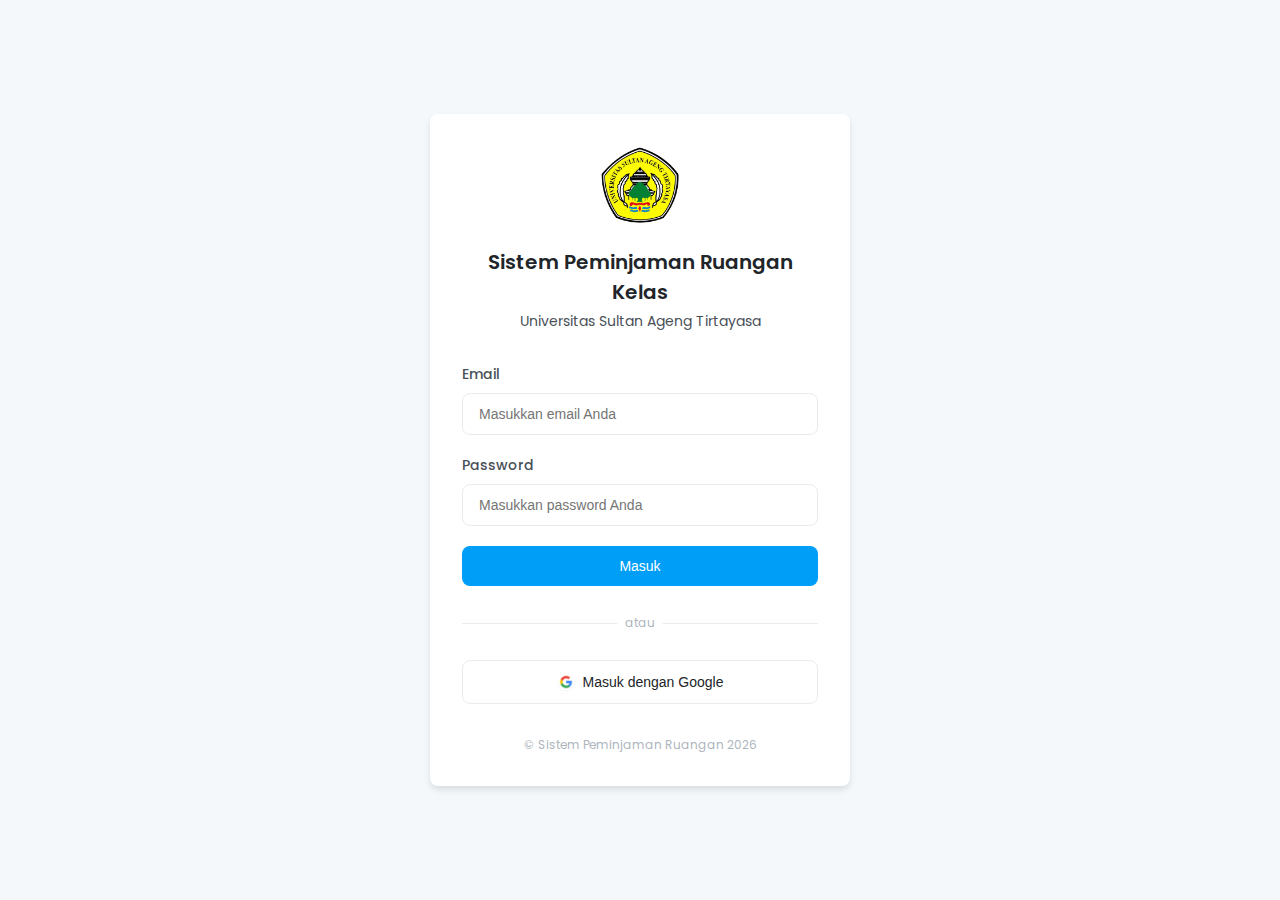
<file: index.html>
<!DOCTYPE html>
<html lang="en">
<head>
  <meta charset="UTF-8">
  <meta http-equiv="X-UA-Compatible" content="IE=edge">
  <meta name="viewport" content="width=device-width, initial-scale=1.0">
  <link href="https://fonts.googleapis.com/css2?family=Poppins:wght@300;400;500;600&display=swap" rel="stylesheet">
  <link rel="stylesheet" href="./style.css">
  <link rel="icon" href="./assets/logo.png" type="image/png">
  <title>Login | Sistem Peminjaman Ruangan</title>
</head>
<body>
  <main class="login-page">
    <div class="login-card">
      <div class="login-header">
        <img src="./assets/logo.png" alt="Logo Universitas" class="login-logo">
        <div class="login-title">
          <h1>Sistem Peminjaman Ruangan Kelas</h1>
          <h2>Universitas Sultan Ageng Tirtayasa</h2>
        </div>
      </div>

      <form action="pages/home.html" method="post" class="login-form">
        <div class="form-group">
          <label for="email">Email</label>
          <input 
            type="email" 
            id="email" 
            name="email"
            placeholder="Masukkan email Anda"
            required
          >
        </div>

        <div class="form-group">
          <label for="password">Password</label>
          <input 
            type="password" 
            id="password" 
            name="password"
            placeholder="Masukkan password Anda"
            required
          >
        </div>

        <button type="submit" class="btn btn-login">Masuk</button>

        <div class="login-divider">
          <span>atau</span>
        </div>

        <button type="button" class="btn btn-google">
          <img src="./assets/google.png" alt="Google Logo" class="google-icon">
          Masuk dengan Google
        </button>
      </form>

      <div class="login-footer">
        &copy; Sistem Peminjaman Ruangan <span id="current-year"></span>
      </div>
    </div>
  </main>

  <script>
    document.getElementById('current-year').textContent = new Date().getFullYear();
  </script>
</body>
</html>
</file>
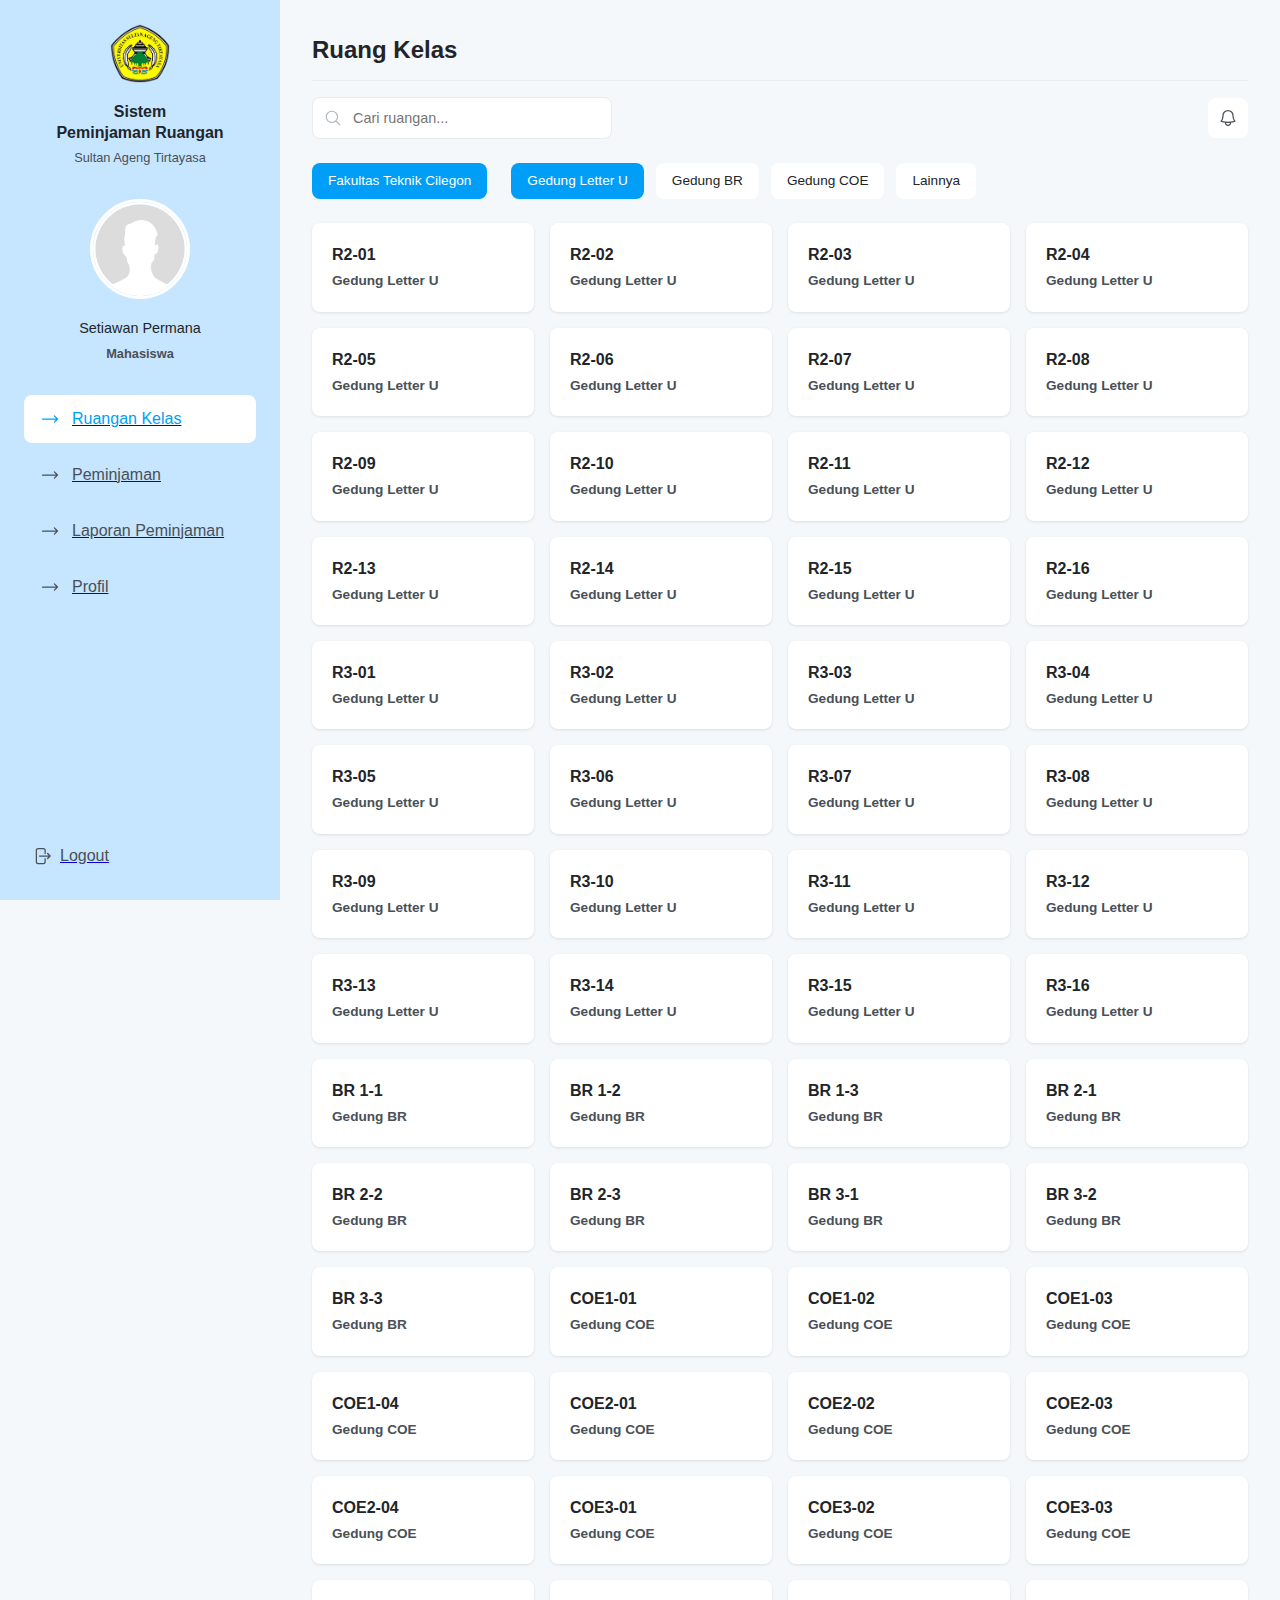
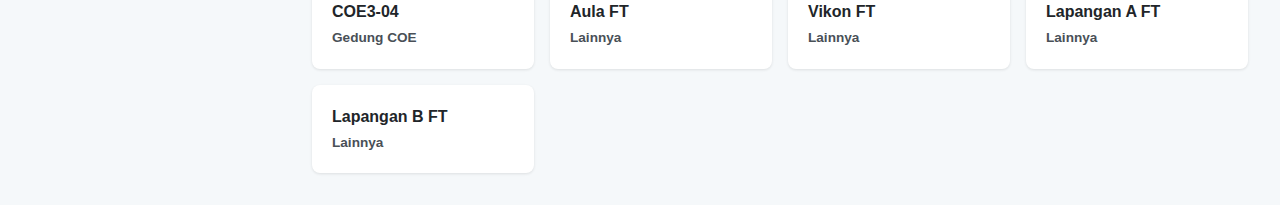
<file: pages/home.html>
<!DOCTYPE html>
<html lang="en">
<head>
  <meta charset="UTF-8" />
  <meta http-equiv="X-UA-Compatible" content="IE=edge" />
  <meta name="viewport" content="width=device-width, initial-scale=1.0" />
  <link rel="preconnect" href="https://fonts.googleapis.com" />
  <link rel="preconnect" href="https://fonts.gstatic.com" crossorigin />
  <link rel="stylesheet" href="../style.css" />
  <link rel="icon" href="../assets/logo.png" type="image/png" />
  <title>Ruangan Kelas</title>
</head>
<body>
  <div class="container">
    <!-- Sidebar Menu -->
    <aside>
      <div class="name">
        <img src="../assets/logo.png" alt="logo" class="logo" />
        <h2 class="brand">
          Sistem <br />
          Peminjaman Ruangan
        </h2>
        <h3 class="sub-brand">Sultan Ageng Tirtayasa</h3>
      </div>
      
      <div class="profile">
        <img src="../assets/profile.png" alt="profile" class="profile-img" />
        <h2 class="profile-name">Setiawan Permana</h2>
        <h3 class="profile-status">Mahasiswa</h3>
      </div>
      
      <!-- Navigation Menu -->
      <ul class="list">
        <li>
          <a href="./home.html">
            <div class="menu-item active">
              <svg xmlns="http://www.w3.org/2000/svg" fill="none" viewBox="0 0 24 24" stroke-width="1.5" stroke="currentColor" class="svg-arrow">
                <path stroke-linecap="round" stroke-linejoin="round" d="M17.25 8.25L21 12m0 0l-3.75 3.75M21 12H3" />
              </svg>
              Ruangan Kelas
            </div>
          </a>
        </li>
        <li>
          <a href="./peminjaman.html">
            <div class="menu-item">
              <svg xmlns="http://www.w3.org/2000/svg" fill="none" viewBox="0 0 24 24" stroke-width="1.5" stroke="currentColor" class="svg-arrow">
                <path stroke-linecap="round" stroke-linejoin="round" d="M17.25 8.25L21 12m0 0l-3.75 3.75M21 12H3" />
              </svg>
              Peminjaman
            </div>
          </a>
        </li>
        <li>
          <a href="./laporan.html">
            <div class="menu-item">
              <svg xmlns="http://www.w3.org/2000/svg" fill="none" viewBox="0 0 24 24" stroke-width="1.5" stroke="currentColor" class="svg-arrow">
                <path stroke-linecap="round" stroke-linejoin="round" d="M17.25 8.25L21 12m0 0l-3.75 3.75M21 12H3" />
              </svg>
              Laporan Peminjaman
            </div>
          </a>
        </li>
        <li>
          <a href="./profil.html">
            <div class="menu-item">
              <svg xmlns="http://www.w3.org/2000/svg" fill="none" viewBox="0 0 24 24" stroke-width="1.5" stroke="currentColor" class="svg-arrow">
                <path stroke-linecap="round" stroke-linejoin="round" d="M17.25 8.25L21 12m0 0l-3.75 3.75M21 12H3" />
              </svg>
              Profil
            </div>
          </a>
        </li>
      </ul>
      
      <a href="../index.html">
        <div class="logout">
          <svg xmlns="http://www.w3.org/2000/svg" fill="none" viewBox="0 0 24 24" stroke-width="1.5" stroke="currentColor" class="svg-logout">
            <path stroke-linecap="round" stroke-linejoin="round" d="M15.75 9V5.25A2.25 2.25 0 0013.5 3h-6a2.25 2.25 0 00-2.25 2.25v13.5A2.25 2.25 0 007.5 21h6a2.25 2.25 0 002.25-2.25V15m3 0l3-3m0 0l-3-3m3 3H9" />
          </svg>
          Logout
        </div>
      </a>
    </aside>

    <!-- Main Content -->
    <main class="main">
      <header class="header">
        <h1 class="title-page">Ruang Kelas</h1>
        <div class="divider"></div>
        <div class="header-util">
          <div class="search-box">
            <svg xmlns="http://www.w3.org/2000/svg" fill="none" viewBox="0 0 24 24" stroke-width="1.5" stroke="currentColor" class="svg-search">
              <path stroke-linecap="round" stroke-linejoin="round" d="M21 21l-5.197-5.197m0 0A7.5 7.5 0 105.196 5.196a7.5 7.5 0 0010.607 10.607z" />
            </svg>
            <input type="search" name="search" id="search" placeholder="Cari ruangan..." class="form-input search" />
          </div>
          <div class="notif">
            <svg xmlns="http://www.w3.org/2000/svg" fill="none" viewBox="0 0 24 24" stroke-width="1.5" stroke="currentColor" class="svg-notif">
              <path stroke-linecap="round" stroke-linejoin="round" d="M14.857 17.082a23.848 23.848 0 005.454-1.31A8.967 8.967 0 0118 9.75v-.7V9A6 6 0 006 9v.75a8.967 8.967 0 01-2.312 6.022c1.733.64 3.56 1.085 5.455 1.31m5.714 0a24.255 24.255 0 01-5.714 0m5.714 0a3 3 0 11-5.714 0" />
            </svg>
          </div>
        </div>
      </header>
      
      <div class="content">
        <!-- Building Filter -->
        <div class="label-wrapper">
          <ul>
            <li class="label-item">
              <input type="radio" name="gedung" id="fakultas-teknik-cilegon" class="label" checked />
              <label for="fakultas-teknik-cilegon" class="label-radio">Fakultas Teknik Cilegon</label>
            </li>
          </ul>
          
          <ul>
            <li class="label-item">
              <input type="radio" name="lantai" id="lantai-1" class="label" checked />
              <label for="lantai-1" class="label-radio">Gedung Letter U</label>
            </li>
            <li class="label-item">
              <input type="radio" name="lantai" id="lantai-2" class="label" />
              <label for="lantai-2" class="label-radio">Gedung BR</label>
            </li>
            <li class="label-item">
              <input type="radio" name="lantai" id="lantai-3" class="label" />
              <label for="lantai-3" class="label-radio">Gedung COE</label>
            </li>
            <li class="label-item">
              <input type="radio" name="lantai" id="lantai-4" class="label" />
              <label for="lantai-4" class="label-radio">Lainnya</label>
            </li>
          </ul>
        </div>
        
        <!-- Room List -->
<ul class="list-data">
  <!-- Gedung Letter U - Lantai 2 -->
  <a href="#" class="card sm">
    <div class="card-title">
      <h4 class="card-ruangan">R2-01</h4>
      <h5 class="card-gedung">Gedung Letter U</h5>
    </div>
  </a>
  <a href="#" class="card sm">
    <div class="card-title">
      <h4 class="card-ruangan">R2-02</h4>
      <h5 class="card-gedung">Gedung Letter U</h5>
    </div>
  </a>
  <a href="#" class="card sm">
    <div class="card-title">
      <h4 class="card-ruangan">R2-03</h4>
      <h5 class="card-gedung">Gedung Letter U</h5>
    </div>
  </a>
  <a href="#" class="card sm">
    <div class="card-title">
      <h4 class="card-ruangan">R2-04</h4>
      <h5 class="card-gedung">Gedung Letter U</h5>
    </div>
  </a>
  <a href="#" class="card sm">
    <div class="card-title">
      <h4 class="card-ruangan">R2-05</h4>
      <h5 class="card-gedung">Gedung Letter U</h5>
    </div>
  </a>
  <a href="#" class="card sm">
    <div class="card-title">
      <h4 class="card-ruangan">R2-06</h4>
      <h5 class="card-gedung">Gedung Letter U</h5>
    </div>
  </a>
  <a href="#" class="card sm">
    <div class="card-title">
      <h4 class="card-ruangan">R2-07</h4>
      <h5 class="card-gedung">Gedung Letter U</h5>
    </div>
  </a>
  <a href="#" class="card sm">
    <div class="card-title">
      <h4 class="card-ruangan">R2-08</h4>
      <h5 class="card-gedung">Gedung Letter U</h5>
    </div>
  </a>
  <a href="#" class="card sm">
    <div class="card-title">
      <h4 class="card-ruangan">R2-09</h4>
      <h5 class="card-gedung">Gedung Letter U</h5>
    </div>
  </a>
  <a href="#" class="card sm">
    <div class="card-title">
      <h4 class="card-ruangan">R2-10</h4>
      <h5 class="card-gedung">Gedung Letter U</h5>
    </div>
  </a>
  <a href="#" class="card sm">
    <div class="card-title">
      <h4 class="card-ruangan">R2-11</h4>
      <h5 class="card-gedung">Gedung Letter U</h5>
    </div>
  </a>
  <a href="#" class="card sm">
    <div class="card-title">
      <h4 class="card-ruangan">R2-12</h4>
      <h5 class="card-gedung">Gedung Letter U</h5>
    </div>
  </a>
  <a href="#" class="card sm">
    <div class="card-title">
      <h4 class="card-ruangan">R2-13</h4>
      <h5 class="card-gedung">Gedung Letter U</h5>
    </div>
  </a>
  <a href="#" class="card sm">
    <div class="card-title">
      <h4 class="card-ruangan">R2-14</h4>
      <h5 class="card-gedung">Gedung Letter U</h5>
    </div>
  </a>
  <a href="#" class="card sm">
    <div class="card-title">
      <h4 class="card-ruangan">R2-15</h4>
      <h5 class="card-gedung">Gedung Letter U</h5>
    </div>
  </a>
  <a href="#" class="card sm">
    <div class="card-title">
      <h4 class="card-ruangan">R2-16</h4>
      <h5 class="card-gedung">Gedung Letter U</h5>
    </div>
  </a>

  <!-- Gedung Letter U - Lantai 3 -->
  <a href="#" class="card sm">
    <div class="card-title">
      <h4 class="card-ruangan">R3-01</h4>
      <h5 class="card-gedung">Gedung Letter U</h5>
    </div>
  </a>
  <a href="#" class="card sm">
    <div class="card-title">
      <h4 class="card-ruangan">R3-02</h4>
      <h5 class="card-gedung">Gedung Letter U</h5>
    </div>
  </a>
  <a href="#" class="card sm">
    <div class="card-title">
      <h4 class="card-ruangan">R3-03</h4>
      <h5 class="card-gedung">Gedung Letter U</h5>
    </div>
  </a>
  <a href="#" class="card sm">
    <div class="card-title">
      <h4 class="card-ruangan">R3-04</h4>
      <h5 class="card-gedung">Gedung Letter U</h5>
    </div>
  </a>
  <a href="#" class="card sm">
    <div class="card-title">
      <h4 class="card-ruangan">R3-05</h4>
      <h5 class="card-gedung">Gedung Letter U</h5>
    </div>
  </a>
  <a href="#" class="card sm">
    <div class="card-title">
      <h4 class="card-ruangan">R3-06</h4>
      <h5 class="card-gedung">Gedung Letter U</h5>
    </div>
  </a>
  <a href="#" class="card sm">
    <div class="card-title">
      <h4 class="card-ruangan">R3-07</h4>
      <h5 class="card-gedung">Gedung Letter U</h5>
    </div>
  </a>
  <a href="#" class="card sm">
    <div class="card-title">
      <h4 class="card-ruangan">R3-08</h4>
      <h5 class="card-gedung">Gedung Letter U</h5>
    </div>
  </a>
  <a href="#" class="card sm">
    <div class="card-title">
      <h4 class="card-ruangan">R3-09</h4>
      <h5 class="card-gedung">Gedung Letter U</h5>
    </div>
  </a>
  <a href="#" class="card sm">
    <div class="card-title">
      <h4 class="card-ruangan">R3-10</h4>
      <h5 class="card-gedung">Gedung Letter U</h5>
    </div>
  </a>
  <a href="#" class="card sm">
    <div class="card-title">
      <h4 class="card-ruangan">R3-11</h4>
      <h5 class="card-gedung">Gedung Letter U</h5>
    </div>
  </a>
  <a href="#" class="card sm">
    <div class="card-title">
      <h4 class="card-ruangan">R3-12</h4>
      <h5 class="card-gedung">Gedung Letter U</h5>
    </div>
  </a>
  <a href="#" class="card sm">
    <div class="card-title">
      <h4 class="card-ruangan">R3-13</h4>
      <h5 class="card-gedung">Gedung Letter U</h5>
    </div>
  </a>
  <a href="#" class="card sm">
    <div class="card-title">
      <h4 class="card-ruangan">R3-14</h4>
      <h5 class="card-gedung">Gedung Letter U</h5>
    </div>
  </a>
  <a href="#" class="card sm">
    <div class="card-title">
      <h4 class="card-ruangan">R3-15</h4>
      <h5 class="card-gedung">Gedung Letter U</h5>
    </div>
  </a>
  <a href="#" class="card sm">
    <div class="card-title">
      <h4 class="card-ruangan">R3-16</h4>
      <h5 class="card-gedung">Gedung Letter U</h5>
    </div>
  </a>

  <!-- Gedung BR -->
  <a href="#" class="card sm">
    <div class="card-title">
      <h4 class="card-ruangan">BR 1-1</h4>
      <h5 class="card-gedung">Gedung BR</h5>
    </div>
  </a>
  <a href="#" class="card sm">
    <div class="card-title">
      <h4 class="card-ruangan">BR 1-2</h4>
      <h5 class="card-gedung">Gedung BR</h5>
    </div>
  </a>
  <a href="#" class="card sm">
    <div class="card-title">
      <h4 class="card-ruangan">BR 1-3</h4>
      <h5 class="card-gedung">Gedung BR</h5>
    </div>
  </a>

  <a href="#" class="card sm">
    <div class="card-title">
      <h4 class="card-ruangan">BR 2-1</h4>
      <h5 class="card-gedung">Gedung BR</h5>
    </div>
  </a>
  <a href="#" class="card sm">
    <div class="card-title">
      <h4 class="card-ruangan">BR 2-2</h4>
      <h5 class="card-gedung">Gedung BR</h5>
    </div>
  </a>
  <a href="#" class="card sm">
    <div class="card-title">
      <h4 class="card-ruangan">BR 2-3</h4>
      <h5 class="card-gedung">Gedung BR</h5>
    </div>
  </a>

  <a href="#" class="card sm">
    <div class="card-title">
      <h4 class="card-ruangan">BR 3-1</h4>
      <h5 class="card-gedung">Gedung BR</h5>
    </div>
  </a>
  <a href="#" class="card sm">
    <div class="card-title">
      <h4 class="card-ruangan">BR 3-2</h4>
      <h5 class="card-gedung">Gedung BR</h5>
    </div>
  </a>
  <a href="#" class="card sm">
    <div class="card-title">
      <h4 class="card-ruangan">BR 3-3</h4>
      <h5 class="card-gedung">Gedung BR</h5>
    </div>
  </a>

  <!-- Gedung COE -->
<a href="#" class="card sm">
  <div class="card-title">
    <h4 class="card-ruangan">COE1-01</h4>
    <h5 class="card-gedung">Gedung COE</h5>
  </div>
</a>
<a href="#" class="card sm">
  <div class="card-title">
    <h4 class="card-ruangan">COE1-02</h4>
    <h5 class="card-gedung">Gedung COE</h5>
  </div>
</a>
<a href="#" class="card sm">
  <div class="card-title">
    <h4 class="card-ruangan">COE1-03</h4>
    <h5 class="card-gedung">Gedung COE</h5>
  </div>
</a>
<a href="#" class="card sm">
  <div class="card-title">
    <h4 class="card-ruangan">COE1-04</h4>
    <h5 class="card-gedung">Gedung COE</h5>
  </div>
</a>

<a href="#" class="card sm">
  <div class="card-title">
    <h4 class="card-ruangan">COE2-01</h4>
    <h5 class="card-gedung">Gedung COE</h5>
  </div>
</a>
<a href="#" class="card sm">
  <div class="card-title">
    <h4 class="card-ruangan">COE2-02</h4>
    <h5 class="card-gedung">Gedung COE</h5>
  </div>
</a>
<a href="#" class="card sm">
  <div class="card-title">
    <h4 class="card-ruangan">COE2-03</h4>
    <h5 class="card-gedung">Gedung COE</h5>
  </div>
</a>
<a href="#" class="card sm">
  <div class="card-title">
    <h4 class="card-ruangan">COE2-04</h4>
    <h5 class="card-gedung">Gedung COE</h5>
  </div>
</a>

<a href="#" class="card sm">
  <div class="card-title">
    <h4 class="card-ruangan">COE3-01</h4>
    <h5 class="card-gedung">Gedung COE</h5>
  </div>
</a>
<a href="#" class="card sm">
  <div class="card-title">
    <h4 class="card-ruangan">COE3-02</h4>
    <h5 class="card-gedung">Gedung COE</h5>
  </div>
</a>
<a href="#" class="card sm">
  <div class="card-title">
    <h4 class="card-ruangan">COE3-03</h4>
    <h5 class="card-gedung">Gedung COE</h5>
  </div>
</a>
<a href="#" class="card sm">
  <div class="card-title">
    <h4 class="card-ruangan">COE3-04</h4>
    <h5 class="card-gedung">Gedung COE</h5>
  </div>
</a>

<!-- Lainnya -->
<a href="#" class="card sm">
  <div class="card-title">
    <h4 class="card-ruangan">Aula FT</h4>
    <h5 class="card-gedung">Lainnya</h5>
  </div>
</a>
<a href="#" class="card sm">
  <div class="card-title">
    <h4 class="card-ruangan">Vikon FT</h4>
    <h5 class="card-gedung">Lainnya</h5>
  </div>
</a>
<a href="#" class="card sm">
  <div class="card-title">
    <h4 class="card-ruangan">Lapangan A FT</h4>
    <h5 class="card-gedung">Lainnya</h5>
  </div>
</a>
<a href="#" class="card sm">
  <div class="card-title">
    <h4 class="card-ruangan">Lapangan B FT</h4>
    <h5 class="card-gedung">Lainnya</h5>
  </div>
</a>
</ul>


  <script src="../app.js"></script>
  <script>
    document.querySelectorAll('a.card.sm[href="#"]').forEach(link => {
      link.setAttribute('href', 'peminjaman.html');
    });
  </script>
</body>
</html>
</file>
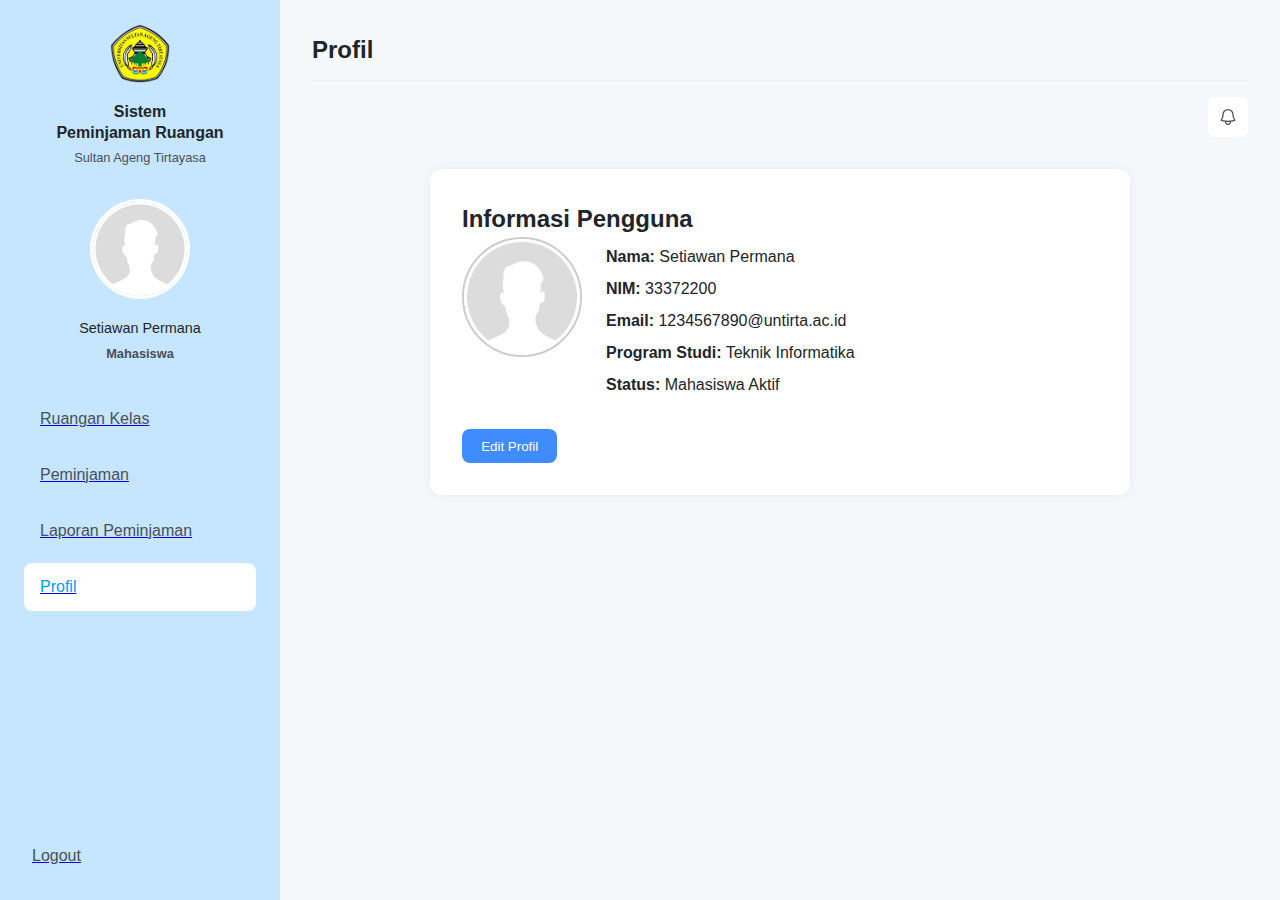
<file: pages/profil.html>
<!DOCTYPE html>
<html lang="en">
<head>
  <meta charset="UTF-8" />
  <meta http-equiv="X-UA-Compatible" content="IE=edge" />
  <meta name="viewport" content="width=device-width, initial-scale=1.0" />
  <link rel="stylesheet" href="../style.css" />
  <link rel="icon" href="../assets/logo.png" type="image/png" />
  <title>Profil</title>
  <style>
    .profile-detail {
      background-color: #fff;
      padding: 2rem;
      border-radius: 12px;
      box-shadow: 0 0 12px rgba(0, 0, 0, 0.05);
      max-width: 700px;
      margin: 2rem auto;
    }

    .profile-card {
      display: flex;
      align-items: flex-start;
      gap: 1.5rem;
      flex-wrap: wrap;
    }

    .profile-detail-img {
      width: 120px;
      height: 120px;
      object-fit: cover;
      border-radius: 50%;
      border: 2px solid #ccc;
    }

    .profile-info p {
      margin: 0.5rem 0;
      font-size: 1rem;
    }

    .btn-edit {
      margin-top: 1.5rem;
      padding: 0.6rem 1.2rem;
      background-color: #3f8cff;
      color: #fff;
      border: none;
      border-radius: 8px;
      cursor: pointer;
    }

    .btn-edit:hover {
      background-color: #2f6edc;
    }
  </style>
</head>
<body>
  <div class="container">
    <!-- aside menu -->
    <aside>
      <div class="name">
        <img src="../assets/logo.png" alt="logo" class="logo" />
        <h2 class="brand">Sistem <br /> Peminjaman Ruangan</h2>
        <h3 class="sub-brand">Sultan Ageng Tirtayasa</h3>
      </div>
      <div class="profile">
        <img src="../assets/profile.png" alt="profile" class="profile-img" />
        <h2 class="profile-name">Setiawan Permana</h2>
        <h3 class="profile-status">Mahasiswa</h3>
      </div>
      <ul class="list">
        <li>
          <a href="./home.html">
            <div class="menu-item">Ruangan Kelas</div>
          </a>
        </li>
        <li>
          <a href="./peminjaman.html">
            <div class="menu-item">Peminjaman</div>
          </a>
        </li>
        <li>
          <a href="./laporan.html">
            <div class="menu-item">Laporan Peminjaman</div>
          </a>
        </li>
        <li>
          <a href="./profil.html">
            <div class="menu-item active">Profil</div>
          </a>
        </li>
      </ul>
      <a href="../index.html">
        <div class="logout">Logout</div>
      </a>
    </aside>

    <!-- main content -->
    <main class="main">
      <header class="header">
        <h1 class="title-page">Profil</h1>
        <div class="divider"></div>
        <div class="header-util">
          <div class="notif" style="margin-left: auto;">
            <svg xmlns="http://www.w3.org/2000/svg" fill="none"
              viewBox="0 0 24 24" stroke-width="1.5" stroke="currentColor"
              class="svg-notif">
              <path stroke-linecap="round" stroke-linejoin="round"
                d="M14.857 17.082a23.848 23.848 0 005.454-1.31A8.967 8.967 0 0118 9.75v-.7V9A6 6 0 006 9v.75a8.967 8.967 0 01-2.312 6.022c1.733.64 3.56 1.085 5.455 1.31m5.714 0a24.255 24.255 0 01-5.714 0m5.714 0a3 3 0 11-5.714 0" />
            </svg>
          </div>
        </div>
      </header>

      <div class="content">
        <div class="profile-detail">
          <h2>Informasi Pengguna</h2>
          <div class="profile-card">
            <img src="../assets/profile.png" alt="Foto Profil" class="profile-detail-img" />
            <div class="profile-info">
              <p><strong>Nama:</strong> Setiawan Permana</p>
              <p><strong>NIM:</strong> 33372200</p>
              <p><strong>Email:</strong> 1234567890@untirta.ac.id</p>
              <p><strong>Program Studi:</strong> Teknik Informatika</p>
              <p><strong>Status:</strong> Mahasiswa Aktif</p>
            </div>
          </div>
          <button class="btn-edit">Edit Profil</button>
        </div>
      </div>

      <!-- <div class="content">
        <div class="profile-detail">
          <h2>Informasi Pengguna</h2>
          <div class="profile-card">
            <img src="../assets/profile.png" alt="Foto Profil" class="profile-detail-img" />
            <div class="profile-info">
              <p><strong>Nama:</strong> Andi Wijaya</p>
              <p><strong>NIM:</strong> 1234567890</p>
              <p><strong>Email:</strong> 1234567890@untirta.ac.id</p>
              <p><strong>Program Studi:</strong> Teknik Informatika</p>
              <p><strong>Status:</strong> Mahasiswa Aktif</p>
            </div>
          </div>
          <button class="btn-edit">Edit Profil</button>
        </div>
      </div> -->

      <!-- <div class="content">
        <div class="profile-detail">
          <h2>Informasi Pengguna</h2>
          <div class="profile-card">
            <img src="../assets/profile.png" alt="Foto Profil" class="profile-detail-img" />
            <div class="profile-info">
              <p><strong>Nama:</strong> Andi Wijaya</p>
              <p><strong>NIM:</strong> 1234567890</p>
              <p><strong>Email:</strong> 1234567890@untirta.ac.id</p>
              <p><strong>Program Studi:</strong> Teknik Informatika</p>
              <p><strong>Status:</strong> Mahasiswa Aktif</p>
            </div>
          </div>
          <button class="btn-edit">Edit Profil</button>
        </div>
      </div> -->
      
    </main>
  </div>
</body>
</html>
</file>
<file: style.css>
/* ===== BASE STYLES ===== */
:root {
  --primary: #009ef7;
  --primary-light: #c6e5ff;
  --white: #ffffff;
  --gray-100: #f5f8fa;
  --gray-200: #e9ecef;
  --gray-500: #adb5bd;
  --gray-700: #495057;
  --gray-900: #212529;
  --rounded: 8px;
  --shadow-sm: 0 1px 3px rgba(0, 0, 0, 0.1);
  --shadow-md: 0 4px 6px rgba(0, 0, 0, 0.1);
}

* {
  margin: 0;
  padding: 0;
  box-sizing: border-box;
}

body {
  font-family: 'Poppins', sans-serif;
  background-color: var(--gray-100);
  color: var(--gray-900);
  line-height: 1.5;
}

/* ===== LOGIN PAGE ===== */
.login-page {
  min-height: 100vh;
  display: flex;
  align-items: center;
  justify-content: center;
  padding: 1rem;
}

.login-card {
  width: 100%;
  max-width: 420px;
  background: var(--white);
  border-radius: var(--rounded);
  box-shadow: var(--shadow-md);
  padding: 2rem;
}

.login-header {
  text-align: center;
  margin-bottom: 2rem;
}

.login-logo {
  width: 80px;
  height: auto;
  margin-bottom: 1rem;
}

.login-title h1 {
  font-size: 1.25rem;
  font-weight: 600;
  color: var(--gray-900);
  margin-bottom: 0.25rem;
}

.login-title h2 {
  font-size: 0.875rem;
  font-weight: 400;
  color: var(--gray-700);
}

.login-form {
  display: flex;
  flex-direction: column;
  gap: 1.25rem;
}

.form-group {
  display: flex;
  flex-direction: column;
  gap: 0.5rem;
}

.form-group label {
  font-size: 0.875rem;
  font-weight: 500;
  color: var(--gray-700);
}

.form-group input {
  padding: 0.75rem 1rem;
  border: 1px solid var(--gray-200);
  border-radius: var(--rounded);
  font-size: 0.875rem;
  transition: border-color 0.2s;
}

.form-group input:focus {
  outline: none;
  border-color: var(--primary);
}

.btn {
  padding: 0.75rem 1rem;
  border-radius: var(--rounded);
  font-size: 0.875rem;
  font-weight: 500;
  cursor: pointer;
  transition: all 0.2s;
  display: flex;
  align-items: center;
  justify-content: center;
  gap: 0.5rem;
  border: none;
}

.btn-login {
  background-color: var(--primary);
  color: var(--white);
}

.btn-login:hover {
  background-color: #0088d4;
}

.btn-google {
  background-color: var(--white);
  color: var(--gray-900);
  border: 1px solid var(--gray-200);
}

.btn-google:hover {
  background-color: var(--gray-100);
}

.google-icon {
  width: 18px;
  height: 18px;
}

.login-divider {
  display: flex;
  align-items: center;
  margin: 0.5rem 0;
  color: var(--gray-500);
  font-size: 0.75rem;
}

.login-divider::before,
.login-divider::after {
  content: "";
  flex: 1;
  border-bottom: 1px solid var(--gray-200);
}

.login-divider::before {
  margin-right: 0.5rem;
}

.login-divider::after {
  margin-left: 0.5rem;
}

.login-footer {
  margin-top: 2rem;
  text-align: center;
  font-size: 0.75rem;
  color: var(--gray-500);
}

/* ===== RESPONSIVE ADJUSTMENTS ===== */
@media (max-width: 480px) {
  .login-card {
    padding: 1.5rem;
  }
  
  .login-title h1 {
    font-size: 1.1rem;
  }
}

/* ===== HOME PAGE STYLES ===== */
.container {
  display: flex;
  min-height: 100vh;
  background-color: var(--gray-100);
  /* margin-left: -7%; */
}

/* Sidebar Styles */
aside {
  width: 280px;
  background-color: var(--primary-light);
  padding: 1.5rem;
  /* margin-left: -7%; */
  display: flex;
  flex-direction: column;
  position: fixed;
  height: 100vh;
  overflow-y: auto;
}

.name {
  text-align: center;
  margin-bottom: 2rem;
}

.logo {
  width: 60px;
  height: auto;
  margin-bottom: 0.75rem;
}

.brand {
  font-size: 1rem;
  font-weight: 600;
  margin-bottom: 0.25rem;
  line-height: 1.3;
}

.sub-brand {
  font-size: 0.8rem;
  font-weight: 400;
  color: var(--gray-700);
}

.profile {
  text-align: center;
  margin-bottom: 2rem;
}

.profile-img {
  width: 100px;
  height: 100px;
  border-radius: 50%;
  object-fit: cover;
  margin-bottom: 0.75rem;
  border: 3px solid var(--white);
}

.profile-name {
  font-size: 0.9rem;
  font-weight: 500;
  margin-bottom: 0.25rem;
}

.profile-status {
  font-size: 0.8rem;
  color: var(--gray-700);
}

.list {
  list-style: none;
  margin-bottom: auto;
}

.menu-item {
  display: flex;
  align-items: center;
  padding: 0.75rem 1rem;
  border-radius: var(--rounded);
  color: var(--gray-700);
  margin-bottom: 0.5rem;
  transition: all 0.2s;
}

.menu-item:hover, .menu-item.active {
  background-color: var(--white);
  color: var(--primary);
}

.svg-arrow {
  width: 20px;
  height: 20px;
  margin-right: 0.75rem;
}

.logout {
  display: flex;
  align-items: center;
  color: var(--gray-700);
  padding: 0.5rem;
  border-radius: var(--rounded);
  transition: color 0.2s;
  margin-top: auto;
}

.logout:hover {
  color: var(--primary);
}

.svg-logout {
  width: 20px;
  height: 20px;
  margin-right: 0.5rem;
}

/* Main Content Styles */
.main {
  margin-left: 280px;
  padding: 2rem;
  width: calc(100% - 280px);
}

.header {
  margin-bottom: 1.5rem;
}

.title-page {
  font-size: 1.5rem;
  font-weight: 600;
  margin-bottom: 0.5rem;
}

.divider {
  height: 1px;
  background-color: var(--gray-200);
  margin: 0.75rem 0;
}

.header-util {
  display: flex;
  justify-content: space-between;
  align-items: center;
  margin-top: 1rem;
}

.search-box {
  position: relative;
  width: 300px;
}

.svg-search {
  position: absolute;
  left: 12px;
  top: 50%;
  transform: translateY(-50%);
  width: 18px;
  height: 18px;
  color: var(--gray-500);
}

.form-input.search {
  width: 100%;
  padding: 0.75rem 1rem 0.75rem 2.5rem;
  border: 1px solid var(--gray-200);
  border-radius: var(--rounded);
  font-size: 0.9rem;
}

.form-input.search:focus {
  outline: none;
  border-color: var(--primary);
}

.notif {
  width: 40px;
  height: 40px;
  display: flex;
  align-items: center;
  justify-content: center;
  background-color: var(--white);
  border-radius: var(--rounded);
  cursor: pointer;
}

.svg-notif {
  width: 20px;
  height: 20px;
  color: var(--gray-700);
}

/* Filter Controls */
.label-wrapper {
  display: flex;
  flex-wrap: wrap;
  gap: 1.5rem;
  margin-bottom: 1.5rem;
}

.label-wrapper ul {
  display: flex;
  gap: 0.75rem;
  list-style: none;
  flex-wrap: wrap;
}

.label-item {
  display: flex;
  align-items: center;
}

.label {
  display: none;
}

.label-radio {
  padding: 0.5rem 1rem;
  background-color: var(--white);
  border-radius: var(--rounded);
  font-size: 0.85rem;
  cursor: pointer;
  transition: all 0.2s;
}

.label:checked + .label-radio {
  background-color: var(--primary);
  color: var(--white);
}

/* Room List */
.list-data {
  display: grid;
  grid-template-columns: repeat(auto-fill, minmax(200px, 1fr));
  gap: 1rem;
}

.card.sm {
  background-color: var(--white);
  border-radius: var(--rounded);
  padding: 1.25rem;
  box-shadow: var(--shadow-sm);
  transition: transform 0.2s, box-shadow 0.2s;
  text-decoration: none;
  color: inherit;
}

.card.sm:hover {
  transform: translateY(-2px);
  box-shadow: var(--shadow-md);
}

.card-title {
  display: flex;
  flex-direction: column;
}

.card-ruangan {
  font-size: 1rem;
  font-weight: 600;
  margin-bottom: 0.25rem;
  color: var(--gray-900);
}

.card-gedung {
  font-size: 0.85rem;
  color: var(--gray-700);
}

/* Responsive Adjustments */
@media (max-width: 768px) {
  .container {
    flex-direction: column;
  }
  
  aside {
    width: 100%;
    position: relative;
    height: auto;
  }
  
  .main {
    margin-left: 0;
    width: 100%;
    padding: 1.5rem;
  }
  
  .header-util {
    flex-direction: column;
    align-items: flex-start;
    gap: 1rem;
  }
  
  .search-box {
    width: 100%;
  }
  
  .list-data {
    grid-template-columns: repeat(auto-fill, minmax(150px, 1fr));
  }
}

/* CALENDAR STYLES */
.calendar-container {
  display: flex;
  min-height: 100vh;
  font-family: 'Poppins', sans-serif;
  background-color: #f8f9fa;
}

.calendar-sidebar {
  width: 300px;
  background-color: #ffffff;
  padding: 30px;
  box-shadow: 0 0 20px rgba(0, 0, 0, 0.05);
}

.calendar-header h2 {
  color: #009ef7;
  font-size: 1.5rem;
  margin-bottom: 5px;
}

.calendar-header p {
  color: #6c757d;
  font-size: 0.9rem;
}

.calendar-today {
  margin: 30px 0;
  padding: 20px;
  background-color: #009ef7;
  color: white;
  border-radius: 10px;
}

.calendar-today h3 {
  font-size: 1rem;
  margin-bottom: 10px;
}

.today-date {
  display: flex;
  align-items: center;
  margin-bottom: 5px;
}

#current-day {
  font-size: 1.2rem;
  margin-right: 10px;
}

#current-date {
  font-size: 2rem;
  font-weight: bold;
}

.today-month {
  font-size: 0.9rem;
  opacity: 0.8;
}

.calendar-menu ul {
  list-style: none;
  padding: 0;
}

.calendar-menu li {
  padding: 12px 15px;
  margin-bottom: 5px;
  border-radius: 8px;
  cursor: pointer;
  display: flex;
  align-items: center;
}

.calendar-menu li i {
  margin-right: 10px;
  width: 20px;
  text-align: center;
}

.calendar-menu li.active {
  background-color: #e6f2ff;
  color: #009ef7;
}

.calendar-menu li:hover {
  background-color: #f0f7ff;
}

.calendar-main {
  flex: 1;
  padding: 30px;
}

.calendar-actions {
  display: flex;
  align-items: center;
  justify-content: center;
  margin-bottom: 20px;
}

.calendar-actions button {
  background: none;
  border: none;
  font-size: 1.2rem;
  cursor: pointer;
  padding: 5px 15px;
  color: #009ef7;
}

.calendar-actions h3 {
  margin: 0 20px;
  font-size: 1.3rem;
  color: #343a40;
}

.calendar-grid {
  background-color: white;
  border-radius: 10px;
  padding: 20px;
  box-shadow: 0 0 15px rgba(0, 0, 0, 0.05);
}

.calendar-weekdays {
  display: grid;
  grid-template-columns: repeat(7, 1fr);
  text-align: center;
  font-weight: 500;
  color: #6c757d;
  margin-bottom: 15px;
}

.calendar-days {
  display: grid;
  grid-template-columns: repeat(7, 1fr);
  gap: 10px;
}

.calendar-day, .empty-day {
  aspect-ratio: 1;
  display: flex;
  flex-direction: column;
  align-items: center;
  justify-content: flex-start;
  padding: 10px;
  border-radius: 8px;
}

.calendar-day {
  background-color: #f8f9fa;
  cursor: pointer;
  transition: all 0.2s;
}

.calendar-day:hover {
  background-color: #e9ecef;
}

.calendar-day.today {
  background-color: #009ef7;
  color: white;
}

.calendar-event {
  font-size: 0.7rem;
  background-color: #c6e5ff;
  color: #0066cc;
  padding: 2px 5px;
  border-radius: 4px;
  margin-top: 5px;
  width: 100%;
  text-align: center;
}

.empty-day {
  visibility: hidden;
}

/* BOOKing */
/* Style untuk localStorage booking */
.booking-overlay {
  position: fixed;
  top: 0;
  left: 0;
  right: 0;
  bottom: 0;
  background: rgba(0,0,0,0.5);
  display: flex;
  justify-content: center;
  align-items: center;
  z-index: 1000;
}

.booking-form {
  background: white;
  padding: 2rem;
  border-radius: 8px;
  width: 90%;
  max-width: 500px;
}

.booking-form input[disabled] {
  background: #f8f9fa;
  cursor: not-allowed;
}

.booking-form textarea {
  width: 100%;
  padding: 0.75rem;
  border: 1px solid #dee2e6;
  border-radius: 4px;
  resize: vertical;
  min-height: 100px;
}

.form-actions {
  margin-top: 1.5rem;
  display: flex;
  gap: 1rem;
  justify-content: flex-end;
}

.btn-submit {
  background: #009ef7;
  color: white;
  padding: 0.75rem 1.5rem;
  border: none;
  border-radius: 4px;
  cursor: pointer;
}

.btn-cancel {
  background: #6c757d;
  color: white;
  padding: 0.75rem 1.5rem;
  border: none;
  border-radius: 4px;
  cursor: pointer;
}
.fc-highlight {
  display: none !important;
}

/* Style untuk seleksi drag */
.fc-select-mirror {
  background: rgba(0, 158, 247, 0.1) !important;
  border: 2px dashed #009ef7 !important;
}
.fc-daygrid-event.fc-selected {
  background: rgba(0, 158, 247, 0.5) !important;
  border: 2px solid #009ef7 !important;
}

/* Style untuk dropdown waktu */
select.form-input {
  appearance: none;
  background-image: url("data:image/svg+xml;charset=UTF-8,%3csvg xmlns='http://www.w3.org/2000/svg' viewBox='0 0 24 24' fill='none' stroke='currentColor' stroke-width='2' stroke-linecap='round' stroke-linejoin='round'%3e%3cpolyline points='6 9 12 15 18 9'%3e%3c/polyline%3e%3c/svg%3e");
  background-repeat: no-repeat;
  background-position: right 10px center;
  background-size: 1em;
}
</file>
